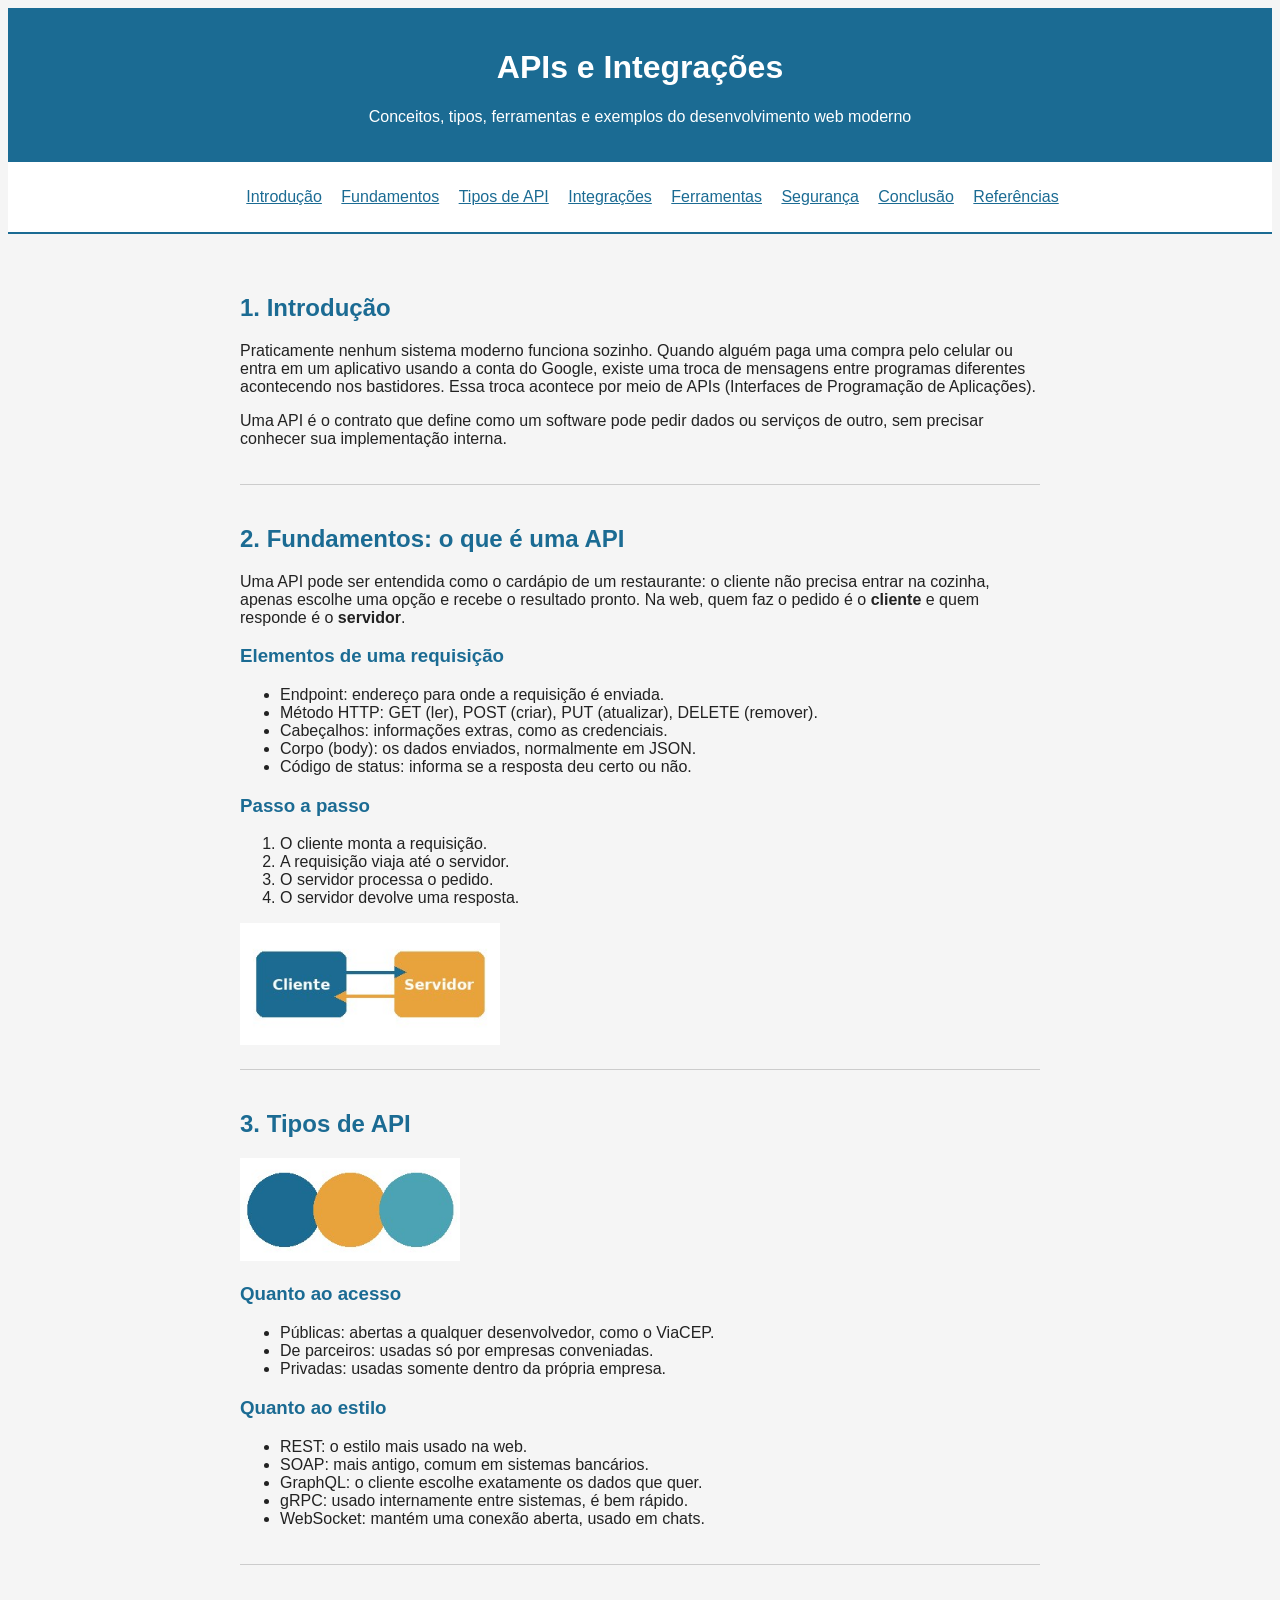
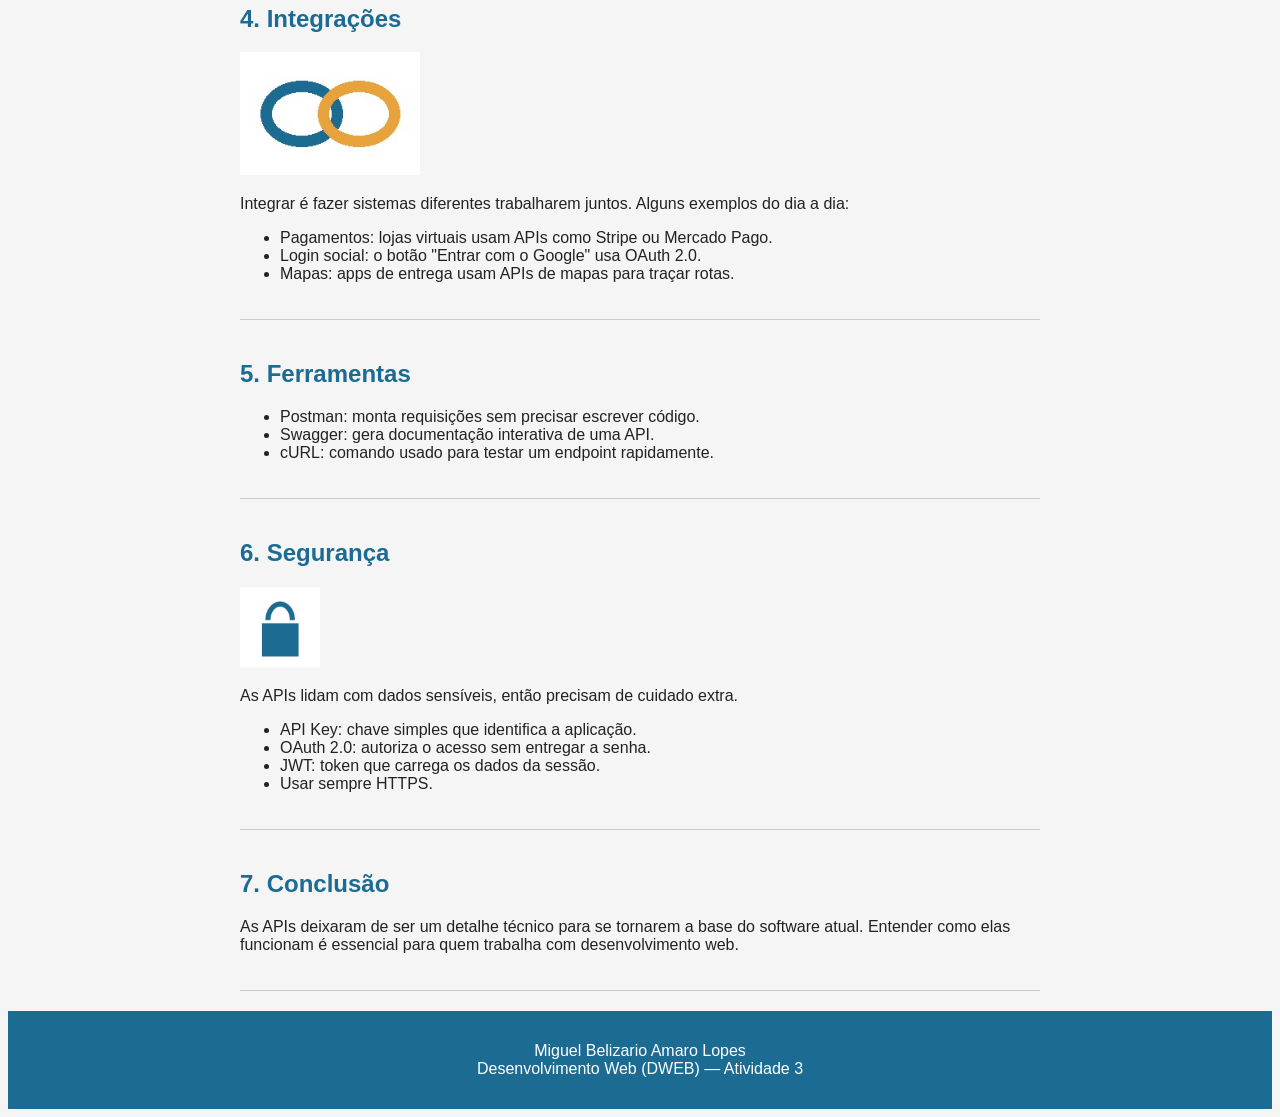
<file: Atividade3/index.html>
<!DOCTYPE html>
<html lang="pt-br">
<head>
  <meta charset="UTF-8">
  <meta name="viewport" content="width=device-width, initial-scale=1.0">
  <meta name="author" content="Miguel Belizario Amaro Lopes">
  <meta name="description" content="APIs e Integrações">
  <meta name="keywords" content="API e Integrações">
  <title>APIs e Integrações</title>
  <link rel="stylesheet" href="styles.css">
</head>
<body>

  <header>
    <h1>APIs e Integrações</h1>
    <p>Conceitos, tipos, ferramentas e exemplos do desenvolvimento web moderno</p>
  </header>


  <nav>
    <ul>
      <li><a href="#introducao">Introdução</a></li>
      <li><a href="#fundamentos">Fundamentos</a></li>
      <li><a href="#tipos">Tipos de API</a></li>
      <li><a href="#integracoes">Integrações</a></li>
      <li><a href="#ferramentas">Ferramentas</a></li>
      <li><a href="#seguranca">Segurança</a></li>
      <li><a href="#conclusao">Conclusão</a></li>
      <li><a href="#referencias">Referências</a></li>
    </ul>
  </nav>

  <main>

    <section id="introducao">
      <h2>1. Introdução</h2>
      <p>
        Praticamente nenhum sistema moderno funciona sozinho. Quando alguém paga uma
        compra pelo celular ou entra em um aplicativo usando a conta do Google, existe
        uma troca de mensagens entre programas diferentes acontecendo nos bastidores.
        Essa troca acontece por meio de APIs (Interfaces de Programação de
        Aplicações).
      </p>
      <p>
        Uma API é o contrato que define como um software pode pedir dados ou serviços
        de outro, sem precisar conhecer sua implementação interna.
      </p>
    </section>

    <section id="fundamentos">
      <h2>2. Fundamentos: o que é uma API</h2>
      <p>
        Uma API pode ser entendida como o cardápio de um restaurante: o cliente não
        precisa entrar na cozinha, apenas escolhe uma opção e recebe o resultado
        pronto. Na web, quem faz o pedido é o <strong>cliente</strong> e quem responde
        é o <strong>servidor</strong>.
      </p>

      <h3>Elementos de uma requisição</h3>
      <ul>
        <li>Endpoint: endereço para onde a requisição é enviada.</li>
        <li>Método HTTP: GET (ler), POST (criar), PUT (atualizar), DELETE (remover).</li>
        <li>Cabeçalhos: informações extras, como as credenciais.</li>
        <li>Corpo (body): os dados enviados, normalmente em JSON.</li>
        <li>Código de status: informa se a resposta deu certo ou não.</li>
      </ul>

      <h3>Passo a passo</h3>
      <ol>
        <li>O cliente monta a requisição.</li>
        <li>A requisição viaja até o servidor.</li>
        <li>O servidor processa o pedido.</li>
        <li>O servidor devolve uma resposta.</li>
      </ol>
      <img src="img/cliente-servidor.jpg" alt="Diagrama simples mostrando o cliente e o servidor trocando informações">
    </section>

    <section id="tipos">
      <h2>3. Tipos de API</h2>
      <img src="img/tipos-api.jpg" alt="Três círculos representando os diferentes tipos de API">

      <h3>Quanto ao acesso</h3>
      <ul>
        <li>Públicas: abertas a qualquer desenvolvedor, como o ViaCEP.</li>
        <li>De parceiros: usadas só por empresas conveniadas.</li>
        <li>Privadas: usadas somente dentro da própria empresa.</li>
      </ul>

      <h3>Quanto ao estilo</h3>
      <ul>
        <li>REST: o estilo mais usado na web.</li>
        <li>SOAP: mais antigo, comum em sistemas bancários.</li>
        <li>GraphQL: o cliente escolhe exatamente os dados que quer.</li>
        <li>gRPC: usado internamente entre sistemas, é bem rápido.</li>
        <li>WebSocket: mantém uma conexão aberta, usado em chats.</li>
      </ul>
    </section>

    <section id="integracoes">
      <h2>4. Integrações</h2>
      <img src="img/integracoes.jpg" alt="Dois círculos entrelaçados representando a integração entre sistemas">
      <p>
        Integrar é fazer sistemas diferentes trabalharem juntos. Alguns exemplos do
        dia a dia:
      </p>
      <ul>
        <li>Pagamentos: lojas virtuais usam APIs como Stripe ou Mercado Pago.</li>
        <li>Login social: o botão "Entrar com o Google" usa OAuth 2.0.</li>
        <li>Mapas: apps de entrega usam APIs de mapas para traçar rotas.</li>
      </ul>
    </section>

    <section id="ferramentas">
      <h2>5. Ferramentas</h2>
      <ul>
        <li>Postman: monta requisições sem precisar escrever código.</li>
        <li>Swagger: gera documentação interativa de uma API.</li>
        <li>cURL: comando usado para testar um endpoint rapidamente.</li>
      </ul>
    </section>

    <section id="seguranca">
      <h2>6. Segurança</h2>
      <img src="img/cadeado.jpg" alt="Ícone de um cadeado de segurança">
      <p>
        As APIs lidam com dados sensíveis, então precisam de cuidado extra.
      </p>
      <ul>
        <li>API Key: chave simples que identifica a aplicação.</li>
        <li>OAuth 2.0: autoriza o acesso sem entregar a senha.</li>
        <li>JWT: token que carrega os dados da sessão.</li>
        <li>Usar sempre HTTPS.</li>
      </ul>
    </section>

    <section id="conclusao">
      <h2>7. Conclusão</h2>
      <p>
        As APIs deixaram de ser um detalhe técnico para se tornarem a base do
        software atual. Entender como elas funcionam é essencial para quem trabalha
        com desenvolvimento web.
      </p>
    </section>

  </main>

  <footer>
    <p>
      Miguel Belizario Amaro Lopes<br>
      Desenvolvimento Web (DWEB) — Atividade 3
    </p>
  </footer>

</body>
</html>
</file>
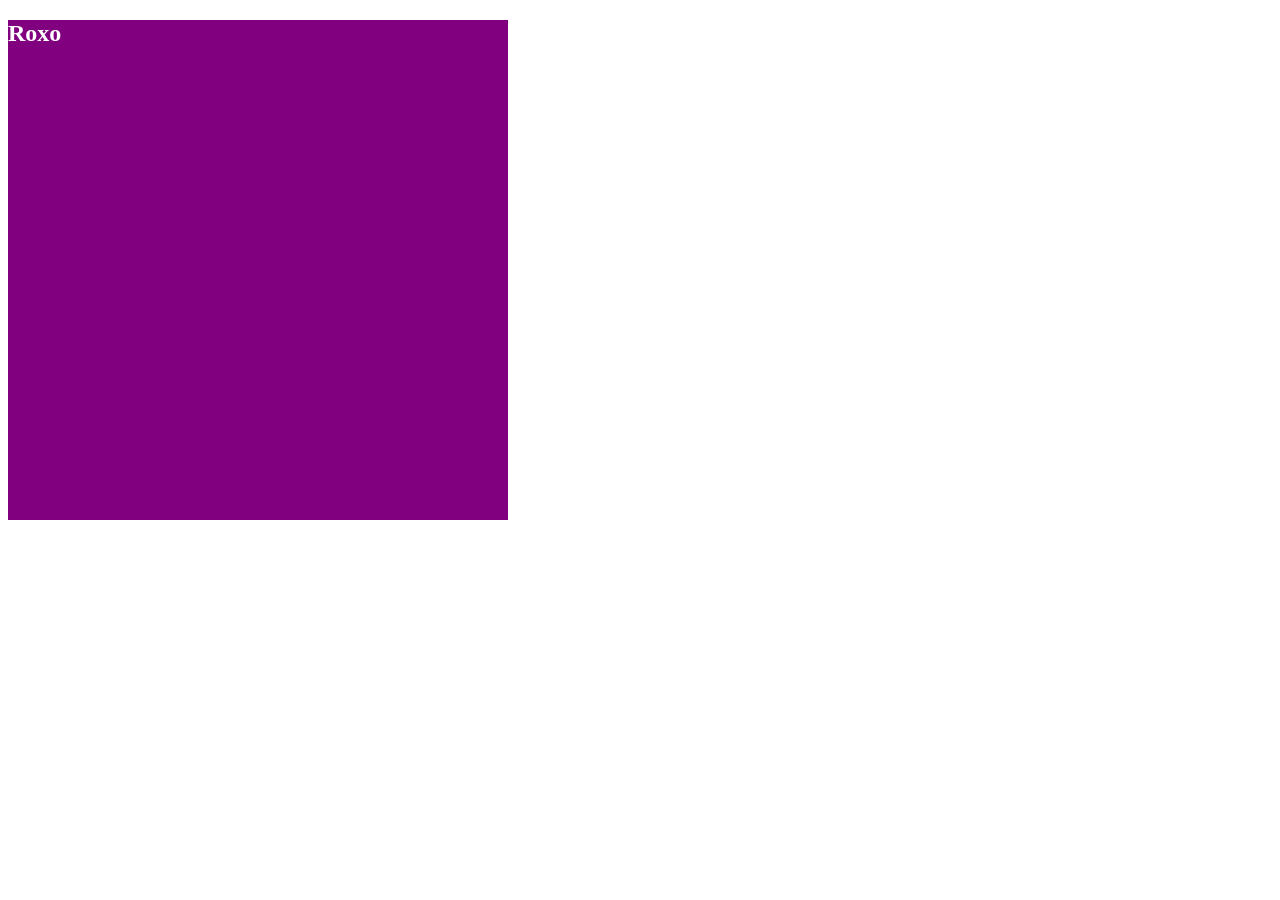
<file: Atividade5/index.html>
<!DOCTYPE html>
<html lang="pt-br">
<head>
    <meta charset="UTF-8">
    <meta name="viewport" content="width=device-width, initial-scale=1.0">
    <title>Atividade 5</title>
    <link rel="stylesheet" href="style.css">
</head>
<body>
    <div>
        <h2>
            <span class="verde">Verde</span>
            <span class="amarelo">Amarelo</span>
            <span class="roxo">Roxo</span>
            <span class="salmao">Salmão</span>
            <span class="rosa">Rosa</span>
            <span class="laranja">Laranja</span>
            <span class="cinza">Cinza</span>
        </h2>
    </div>
</body>
</html>
</file>
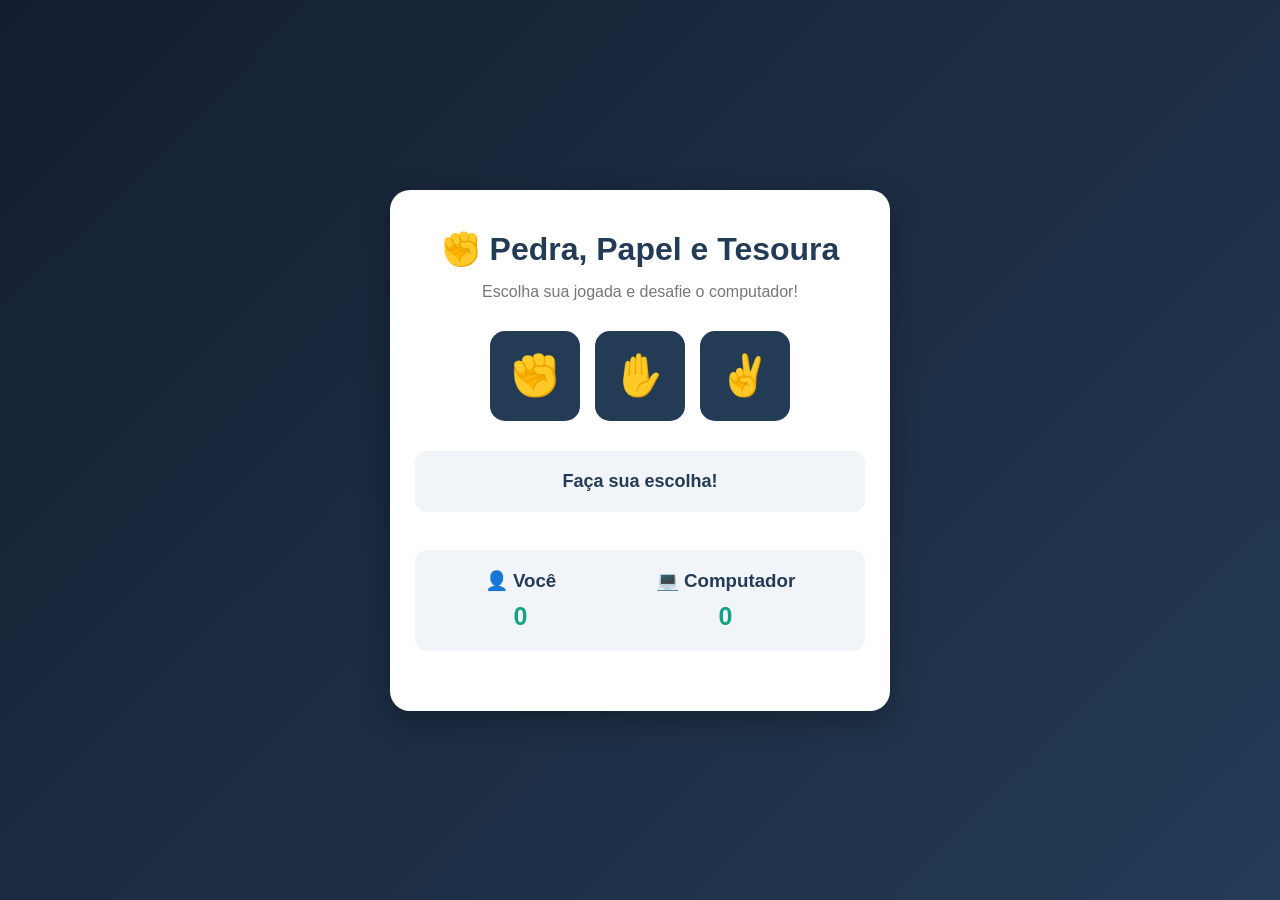
<file: Atividade7/index.html>
<!DOCTYPE html>
<html lang="pt-br">
<head>
    <meta charset="UTF-8">
    <meta name="viewport" content="width=device-width, initial-scale=1.0">
    <title>Pedra, Papel e Tesoura</title>

    <link rel="stylesheet" href="style.css">
</head>

<body>

    <div class="container">

        <h1>✊ Pedra, Papel e Tesoura</h1>

        <p class="descricao">Escolha sua jogada e desafie o computador!</p>

        <div class="botoes" id="botoes">
            <button onclick="jogar('pedra')">✊</button>
            <button onclick="jogar('papel')">✋</button>
            <button onclick="jogar('tesoura')">✌️</button>
        </div>

        <h2 id="resultado">Faça sua escolha!</h2>

        <br>

        <div class="placar">

            <div>
                <h3>👤 Você</h3>
                <p id="pontosUsuario">0</p>
            </div>

            <div>
                <h3>💻 Computador</h3>
                <p id="pontosComputador">0</p>
            </div>

        </div>

        <button id="novamente" onclick="reiniciar()" style="display:none">
            🔄 Jogar novamente
        </button>


    </div>

    <script src="script.js"></script>

</body>
</html>
</file>
<file: Atividade3/styles.css>
body {
  font-family: Arial, sans-serif;
  background-color: #f5f5f5;
  color: #222222;
}

header {
  background-color: #1b6b93;
  color: white;
  text-align: center;
  padding: 20px;
}

nav {
  background-color: white;
  text-align: center;
  padding: 10px;
  border-bottom: 2px solid #1b6b93;
}

nav li {
  display: inline;
  margin-right: 15px;
}

nav a {
  color: #1b6b93;
}

main {
  max-width: 800px;
  margin: 0 auto;
  padding: 20px;
}

section {
  padding: 20px 0;
  border-bottom: 1px solid #cccccc;
}

h2 {
  color: #1b6b93;
}

h3 {
  color: #1b6b93;
}

img {
  max-width: 100%;
}

#seguranca img {
  width: 80px;
}

#fundamentos img {
  width: 260px;
}

#tipos img {
  width: 220px;
}

#integracoes img {
  width: 180px;
}

#ferramentas img {
  width: 150px;
}

footer {
  background-color: #1b6b93;
  color: white;
  text-align: center;
  padding: 15px;
}
</file>
<file: Atividade5/style.css>
div {
    width: 500px;
    height: 500px;
    background-color: green;
}

h2 {
    color: white;
}

span {
    display: none;
}

.verde {
    display: inline;
}

@media (max-width: 1920px) {
    div {
        background-color: gold;
    }
    .verde {
        display: none;
    }
    .amarelo {
        display: inline;
    }
}

@media (max-width: 1366px) {
    div {
        background-color: purple;
    }
    .amarelo {
        display: none;
    }
    .roxo {
        display: inline;
    }
}

@media (max-width: 1080px) {
    div {
        background-color: salmon;
    }
    .roxo {
        display: none;
    }
    .salmao {
        display: inline;
    }
}

@media (max-width: 1024px) {
    div {
        background-color: magenta;
    }
    .salmao {
        display: none;
    }
    .rosa {
        display: inline;
    }
}

@media (max-width: 768px) {
    div {
        background-color: orange;
    }
    .rosa {
        display: none;
    }
    .laranja {
        display: inline;
    }
}

@media (max-width: 420px) {
    div {
        background-color: gray;
    }
    .laranja {
        display: none;
    }
    .cinza {
        display: inline;
    }
}
</file>
<file: Atividade7/style.css>
* {
    margin: 0;
    padding: 0;
    box-sizing: border-box;
}

body {
    font-family: Arial, sans-serif;
    background: linear-gradient(135deg, #141e30, #243b55);
    min-height: 100vh;
    display: flex;
    justify-content: center;
    align-items: center;
    color: white;
}

.container {
    background: white;
    color: #333;
    width: 90%;
    max-width: 500px;
    padding: 40px 25px;
    border-radius: 20px;
    text-align: center;
    box-shadow: 0 10px 30px rgba(0,0,0,0.3);
}

h1 {
    color: #243b55;
    margin-bottom: 15px;
}

.descricao {
    color: #777;
    margin-bottom: 30px;
}

.botoes {
    display: flex;
    justify-content: center;
    gap: 15px;
    margin-bottom: 30px;
}

.botoes button {
    background: #243b55;
    color: white;
    border: none;
    border-radius: 15px;
    width: 90px;
    height: 90px;
    font-size: 40px;
    cursor: pointer;
    transition: 0.3s;
}

.botoes button:hover {
    background: #4776a8;
    transform: translateY(-5px);
}

#resultado {
    background: #f1f4f8;
    padding: 20px;
    border-radius: 12px;
    margin-bottom: 20px;
    color: #243b55;
    font-size: 18px;
}

.placar {
    display: flex;
    justify-content: space-around;
    background: #f1f4f8;
    padding: 20px;
    border-radius: 12px;
    margin-bottom: 20px;
}

.placar h3 {
    color: #243b55;
    margin-bottom: 10px;
}

.placar p {
    font-size: 25px;
    font-weight: bold;
    color: #16a085;
}

#novamente {
    background: #16a085;
    color: white;
    border: none;
    padding: 14px 25px;
    border-radius: 10px;
    font-size: 16px;
    cursor: pointer;
}

#novamente:hover {
    background: #117a65;
}

.rodape {
    margin-top: 25px;
    color: #aaa;
    font-size: 12px;
}
</file>
